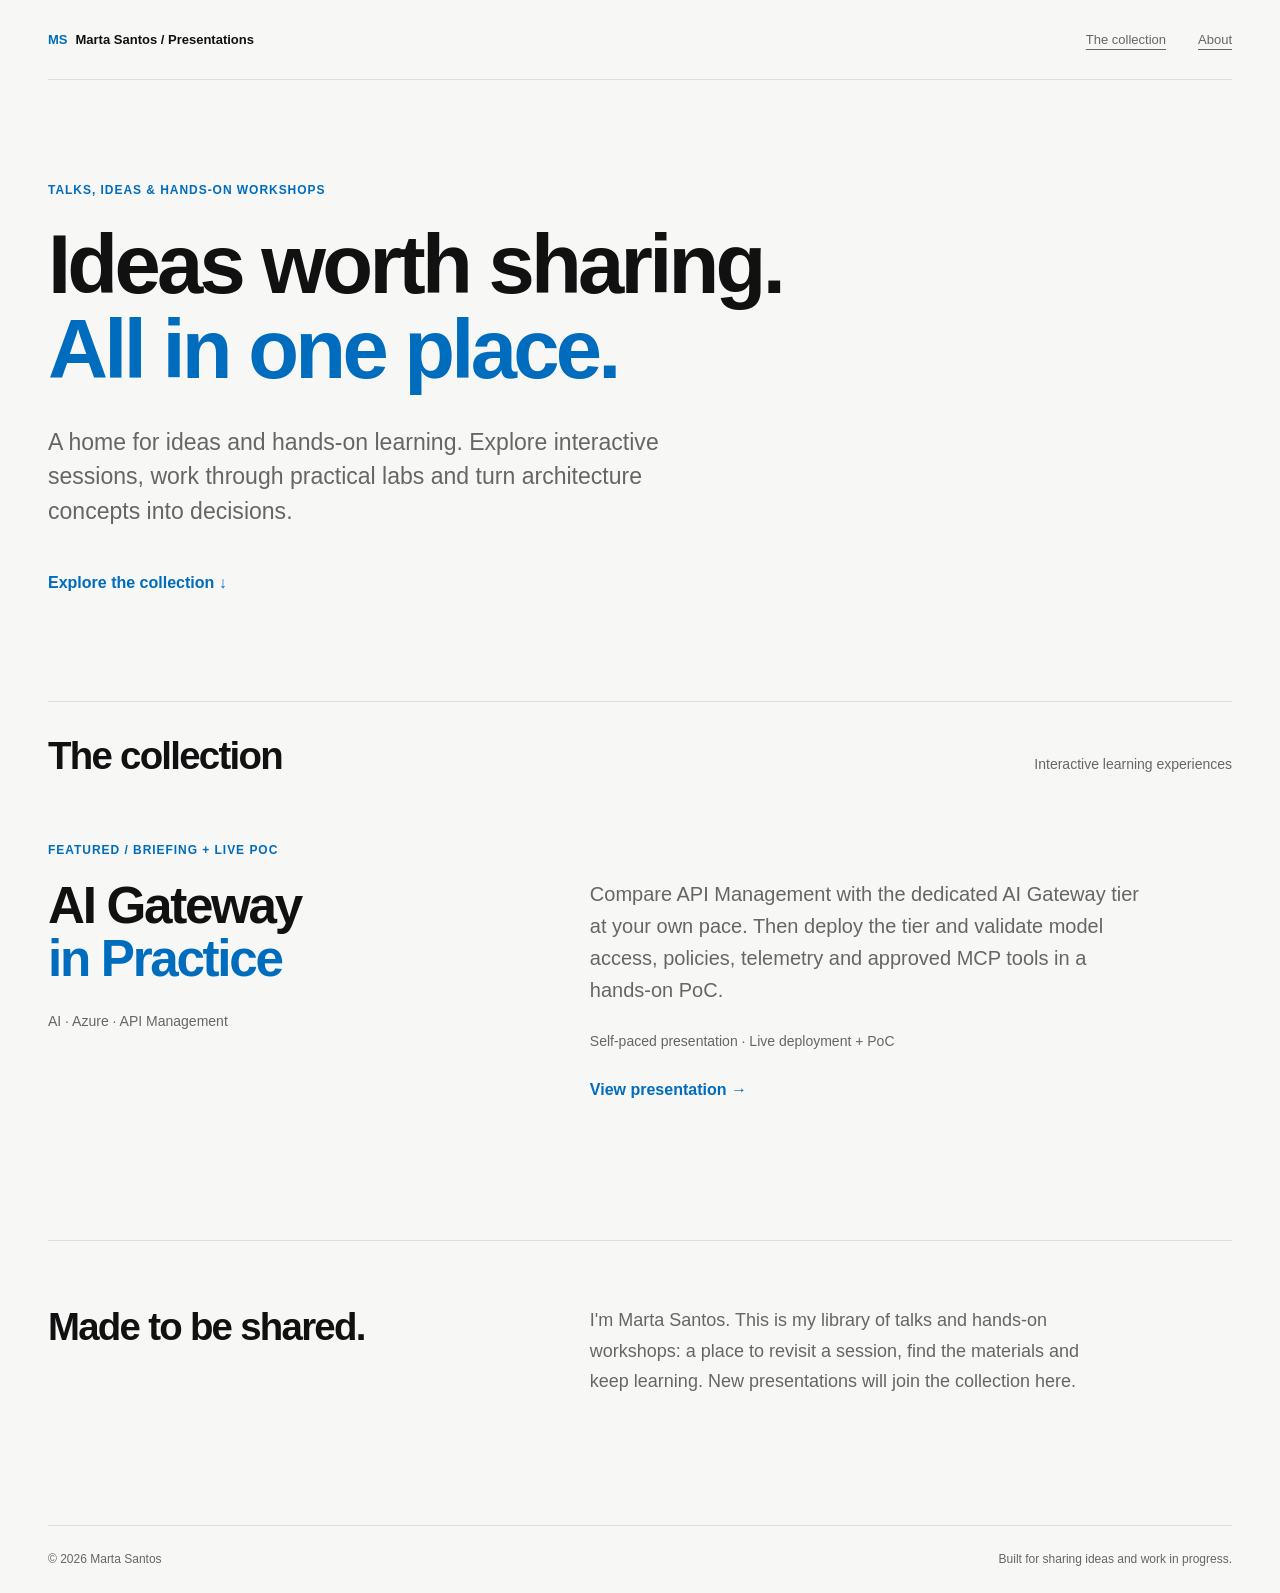
<file: index.html>
<!doctype html>
<html lang="en">
<head>
  <meta charset="utf-8">
  <meta name="viewport" content="width=device-width, initial-scale=1">
  <meta name="theme-color" content="#f7f7f5">
  <meta name="description" content="Interactive presentations and hands-on workshops by Marta Santos. Explore ideas, practical labs and architecture decisions.">
  <title>Presentations | Marta Santos</title>
  <link rel="stylesheet" href="assets/library.css?v=editorial-20261009">
</head>
<body>
  <a class="skip" href="#main">Skip to content</a>
  <header class="wrap">
    <a class="wordmark" href="./" aria-label="Marta Santos presentations home"><span class="mark" aria-hidden="true">MS</span>Marta Santos / Presentations</a>
    <nav aria-label="Main navigation"><a href="#presentations">The collection</a><a href="#about">About</a></nav>
  </header>
  <main id="main" class="wrap">
    <section class="hero" aria-labelledby="title">
      <p class="eyebrow">Talks, ideas &amp; hands-on workshops</p>
      <h1 id="title">Ideas worth sharing.<br><span>All in one place.</span></h1>
      <p class="intro">A home for ideas and hands-on learning. Explore interactive sessions, work through practical labs and turn architecture concepts into decisions.</p>
      <a class="text-link" href="#presentations">Explore the collection &darr;</a>
    </section>
    <section id="presentations" aria-labelledby="collection-title">
      <div class="section-head"><h2 id="collection-title">The collection</h2><p class="section-note">Interactive learning experiences</p></div>
      <div class="collection">
        <article class="presentation" aria-labelledby="gateway-title">
          <div class="presentation-heading">
            <p class="eyebrow">Featured / Briefing + live PoC</p>
            <h3 id="gateway-title"><a href="ai-gateway.html">AI Gateway<br><span>in Practice</span></a></h3>
            <p class="topics">AI &middot; Azure &middot; API Management</p>
          </div>
          <div class="presentation-details">
            <p class="description">Compare API Management with the dedicated AI Gateway tier at your own pace. Then deploy the tier and validate model access, policies, telemetry and approved MCP tools in a hands-on PoC.</p>
            <p class="meta">Self-paced presentation &middot; Live deployment + PoC</p>
            <a class="text-link" href="ai-gateway.html">View presentation &rarr;</a>
          </div>
        </article>
      </div>
    </section>
    <section id="about" class="about" aria-labelledby="about-title">
      <h2 id="about-title">Made to be shared.</h2>
      <p>I'm Marta Santos. This is my library of talks and hands-on workshops: a place to revisit a session, find the materials and keep learning. New presentations will join the collection here.</p>
    </section>
  </main>
  <footer class="wrap"><span>&copy; 2026 Marta Santos</span><span>Built for sharing ideas and work in progress.</span></footer>
</body>
</html>
</file>
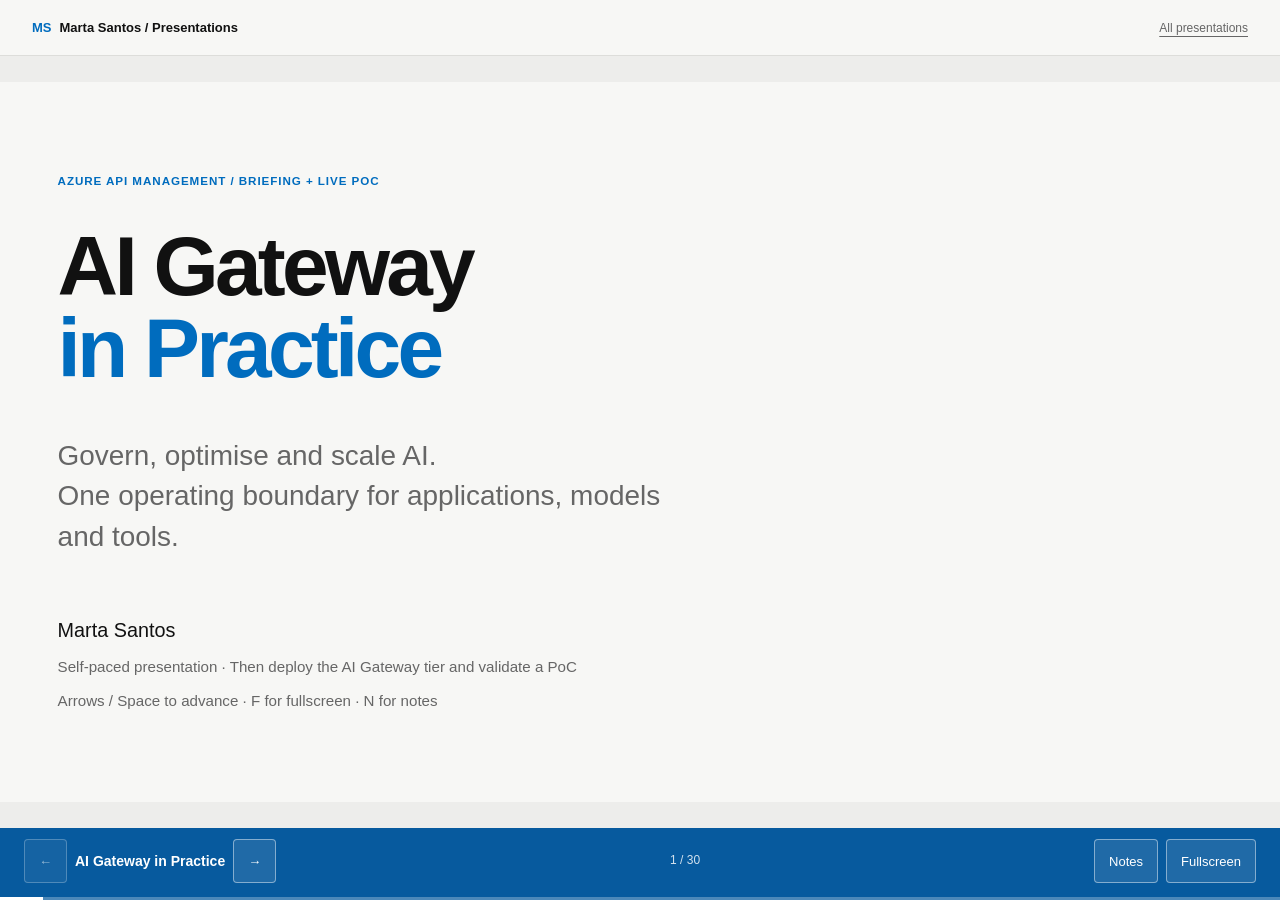
<file: ai-gateway.html>
<!doctype html>
<html lang="en">
<head>
  <meta charset="utf-8">
  <meta name="viewport" content="width=device-width, initial-scale=1">
  <meta name="theme-color" content="#f7f7f5">
  <meta name="description" content="AI Gateway in Practice: a customer-neutral web presentation on governed model access, consumption controls, resilience, caching, observability and MCP tools.">
  <title>AI Gateway in Practice | Marta Santos</title>
  <link rel="stylesheet" href="assets/ai-gateway.css?v=controls-blue-20261009">
  <script src="assets/ai-gateway.js?v=dynamic-slide-title-20261009" defer></script>
</head>
<body>
  <a class="skip" href="#deck">Skip to presentation</a>
  <header class="topbar">
    <a class="wordmark" href="./"><span class="mark" aria-hidden="true">MS</span><span>Marta Santos / Presentations</span></a>
    <a href="./" class="back">All presentations</a>
  </header>
  <main id="deck" aria-label="AI Gateway in Practice presentation">
    <noscript><p class="no-script">JavaScript is off: all slides are shown below in reading order. Enable it for slide navigation.</p></noscript>

    <section class="slide title-slide" id="title" aria-labelledby="title-heading" tabindex="-1">
      <div class="eyebrow">Azure API Management / Briefing + live PoC</div>
      <h1 id="title-heading">AI Gateway<br><span>in Practice</span></h1>
      <p class="subtitle">Govern, optimise and scale AI.<br>One operating boundary for applications, models and tools.</p>
      <p class="author">Marta Santos</p>
      <p class="hint">Self-paced presentation &middot; Then deploy the AI Gateway tier and validate a PoC</p>
      <p class="hint">Arrows / Space to advance &middot; F for fullscreen &middot; N for notes</p>
      <aside class="speaker-notes" hidden><strong>Speaker notes:</strong> Introduce the gateway as an operating model, not just another endpoint. Use arrow keys, Space or the navigation buttons to advance. Swipe on touch screens. Press F for fullscreen and N for notes.</aside>
    </section>

    <section class="slide" id="session-plan" aria-labelledby="session-heading" tabindex="-1">
      <div class="eyebrow">Part 1 / Session overview</div>
      <h2 id="session-heading">First understand the options.<br>Then build the dedicated tier.</h2>
      <div class="comparison">
        <article class="card"><span class="number">First / Understand</span><h3>Presentation + architecture</h3><p>API Management fundamentals, two AI gateway paths, the dedicated tier's runtime and preview constraints.</p></article>
        <article class="card accent-card"><span class="number">Then / Hands-on</span><h3>Deploy + prove the controls</h3><p>Create a gateway, onboard a model, issue keys, enforce limits, inspect telemetry and add an approved MCP tool.</p></article>
      </div>
      <p class="takeaway">We deploy the dedicated AI Gateway tier, not an existing general-purpose APIM instance.</p>
      <aside class="speaker-notes" hidden><strong>Speaker notes:</strong> Follow the session at the audience's pace. The introduction ends at the hands-on transition slide. Model resources and permissions must be ready; the gateway itself will be created live. Standard APIM extensions are optional and are not prerequisites.</aside>
    </section>

    <section class="slide" id="apim-basics" aria-labelledby="apim-heading" tabindex="-1">
      <div class="eyebrow">Part 1 / API Management fundamentals</div>
      <h2 id="apim-heading">API Management is more<br>than a reverse proxy.</h2>
      <div class="grid grid-3">
        <article class="card"><span class="number">Runtime</span><h3>API gateway</h3><p>Accept requests, validate credentials, route to backends, transform traffic, throttle and emit telemetry.</p></article>
        <article class="card"><span class="number">Configuration</span><h3>Management plane</h3><p>Publish APIs and operations; manage policies, products, subscriptions and API lifecycle.</p></article>
        <article class="card"><span class="number">Discovery</span><h3>Developer portal</h3><p>Help consumers discover APIs, read documentation and obtain access. Availability varies by tier.</p></article>
      </div>
      <p class="takeaway">Clients &rarr; managed API gateway &rarr; REST services, legacy backends or AI endpoints.</p>
      <p class="source"><a href="https://learn.microsoft.com/en-us/azure/api-management/api-management-key-concepts" target="_blank" rel="noreferrer">Source: API Management overview and key concepts &nearr;</a></p>
      <aside class="speaker-notes" hidden><strong>Speaker notes:</strong> Separate the data plane from the configuration plane. General-purpose APIM handles API lifecycle and mediation across heterogeneous backends. Products group APIs for consumers; subscriptions provide access keys, while JWT validation and other policies can enforce identity. Do not promise all features in every tier.</aside>
    </section>

    <section class="slide" id="apim-ai-capabilities" aria-labelledby="apim-ai-heading" tabindex="-1">
      <div class="eyebrow">Part 1 / API Management fundamentals continued</div>
      <h2 id="apim-ai-heading">Existing API Management<br>can govern AI traffic too.</h2>
      <div class="grid grid-3">
        <article class="card"><h3>Import AI APIs</h3><p>Publish supported language-model APIs, MCP endpoints and agent APIs alongside existing services.</p></article>
        <article class="card"><h3>Apply API policies</h3><p>Use XML policies for identity, token limits, transformations and telemetry. Import wizards simplify setup.</p></article>
        <article class="card"><h3>Extend the platform</h3><p>Supported configurations provide backend pools, circuit breakers and semantic caching with an external cache.</p></article>
      </div>
      <p class="takeaway">AI gateway capabilities extend the existing APIM gateway; they are not the dedicated AI Gateway tier.</p>
      <p class="source"><a href="https://learn.microsoft.com/en-us/azure/api-management/genai-gateway-capabilities" target="_blank" rel="noreferrer">Source: AI gateway capabilities in API Management &nearr;</a></p>
      <aside class="speaker-notes" hidden><strong>Speaker notes:</strong> AI gateway is also a capability name in established APIM tiers. Capability availability varies by tier, protocol and policy. Existing APIM includes a unified model API in preview; that alone does not make the instance the dedicated tier. Semantic caching requires an embeddings endpoint and an external compatible cache such as Azure Managed Redis with RediSearch support.</aside>
    </section>

    <section class="slide" id="two-paths" aria-labelledby="paths-heading" tabindex="-1">
      <div class="eyebrow">Part 1 / Two related but different paths</div>
      <h2 id="paths-heading">Same governance goal.<br>Different setup and policy models.</h2>
      <div class="comparison">
        <article class="card"><span class="number">General-purpose APIM</span><h3>An API platform with AI capabilities</h3><p>Configure APIs, operations and XML policies in the existing APIM management experience.</p><p>Choose capacity and features through the service tier.</p></article>
        <article class="card accent-card"><span class="number">Dedicated AI Gateway tier / Preview</span><h3>A model-and-tool-first experience</h3><p>Use a standalone portal, model catalog, runtime keys and visual policy cards.</p><p>No scale units to plan before onboarding models.</p></article>
      </div>
      <p class="takeaway">Do not copy an APIM XML policy into the dedicated tier and expect it to work.</p>
      <p class="source"><a href="https://learn.microsoft.com/en-us/azure/api-management/ai-gateway-overview" target="_blank" rel="noreferrer">Source: dedicated AI Gateway tier overview &nearr;</a></p>
      <aside class="speaker-notes" hidden><strong>Speaker notes:</strong> The dedicated tier is a dedicated resource in your subscription, not just a switch on an existing APIM API. Portal cards map to structured policy objects rather than XML expressions. Its preview workflow and guarantees differ from established APIM tiers.</aside>
    </section>

    <section class="slide" id="choose-path" aria-labelledby="choice-heading" tabindex="-1">
      <div class="eyebrow">Part 1 / Choosing the right starting point</div>
      <h2 id="choice-heading">Choose for your operating needs.<br>Not just the product name.</h2>
      <div class="grid grid-3">
        <article class="card"><h3>Extend existing APIM</h3><p>Consider this for broader API lifecycle, existing platform controls or tier-supported XML policies and extensions.</p></article>
        <article class="card accent-card"><h3>Try the dedicated tier</h3><p>Consider a fast model/tool-focused pilot when its supported controls and preview terms meet your needs.</p></article>
        <article class="card"><h3>Keep direct calls simple</h3><p>A single app and model without central governance needs may not require another gateway.</p></article>
      </div>
      <p class="takeaway">Today: a noncritical dedicated-tier PoC. Resilience pools and semantic caching remain standard APIM extensions.</p>
      <aside class="speaker-notes" hidden><strong>Speaker notes:</strong> This is a decision guide, not a claim of feature parity or a universal migration recommendation. Evaluate authentication, isolation, networking, telemetry, guarantees and operational ownership. We are not deploying a second general-purpose APIM instance today.</aside>
    </section>

    <section class="slide" id="tier-runtime" aria-labelledby="runtime-heading" tabindex="-1">
      <div class="eyebrow">Part 1 / Dedicated-tier essentials</div>
      <h2 id="runtime-heading">Three identities.<br>Do not confuse their credentials.</h2>
      <div class="grid grid-3">
        <article class="card"><span class="number">Administrator</span><h3>Microsoft Entra ID</h3><p>Sign in at ai.gateway.azure.com and manage resources using your permissions.</p></article>
        <article class="card"><span class="number">Application</span><h3>Runtime access key</h3><p>Send the gateway key in the <code>api-key</code> header. Issue a separate key per app and environment.</p></article>
        <article class="card"><span class="number">Gateway to backend</span><h3>Managed identity or provider key</h3><p>Configure backend authentication at the gateway. Applications do not receive provider credentials.</p></article>
      </div>
      <p class="callout warning">Preview runtime keys are gateway-scoped: every key reaches all published models and tools. Separate keys do not create per-asset permissions.</p>
      <aside class="speaker-notes" hidden><strong>Speaker notes:</strong> Explain that management-plane Entra sign-in is not application runtime authentication. The overview documents gateway-scoped keys with no per-asset scoping yet. Use a gateway isolation boundary appropriate to the pilot and treat all runtime keys as secrets.</aside>
    </section>

    <section class="slide" id="tier-policies" aria-labelledby="policies-heading" tabindex="-1">
      <div class="eyebrow">Part 1 / Dedicated-tier controls</div>
      <h2 id="policies-heading">Choose a policy card.<br>Select assets. Configure. Enforce.</h2>
      <div class="grid grid-2">
        <article class="card"><h3>Token rate limit / Models</h3><p>Control token throughput using supported windows and counting dimensions. A blocked call returns 429.</p></article>
        <article class="card"><h3>Request rate limit / Models + tools</h3><p>Control request volume per caller identity or IP address. A blocked call returns 429.</p></article>
        <article class="card"><h3>IP filter / Models + tools</h3><p>Allow or deny client network ranges. A blocked call returns 403.</p></article>
        <article class="card"><h3>Content safety / Models + tools</h3><p>Configure safety checks with an Azure AI Content Safety resource. A blocked call returns 400.</p></article>
      </div>
      <p class="source"><a href="https://learn.microsoft.com/en-us/azure/api-management/ai-gateway-govern-secure-assets" target="_blank" rel="noreferrer">Source: policy scope, enforcement and runtime keys &nearr;</a></p>
      <aside class="speaker-notes" hidden><strong>Speaker notes:</strong> Policies are configured with Type, Assets and Configure steps; no XML is required. Every applicable policy must allow the request. The governance guide describes token counting windows and dimensions; use the options actually available in the preview portal. Limits are operating controls, not authoritative billing. Honour Retry-After on 429 responses. Content safety needs its own resource and calibration, so it is optional in this PoC.</aside>
    </section>

    <section class="slide" id="tier-preview" aria-labelledby="preview-heading" tabindex="-1">
      <div class="eyebrow">Part 1 / Preview constraints / Documentation checked 9 October 2026</div>
      <h2 id="preview-heading">A fast pilot.<br>With explicit boundaries.</h2>
      <div class="grid grid-3">
        <article class="card"><h3>Where</h3><p>Documented preview regions: East US 2 and Sweden Central. Subscription access and capacity can vary.</p></article>
        <article class="card"><h3>Guarantees + cost</h3><p>Public preview has no SLA. Gateway pricing will be announced; models and related resources may incur charges.</p></article>
        <article class="card"><h3>Networking + data</h3><p>Private Link and outbound VNet integration are in preview. Assess the entire backend and telemetry data path.</p></article>
      </div>
      <p class="takeaway">Use approved synthetic prompts, a noncritical workload, a spend boundary and a rollback plan.</p>
      <p class="source"><a href="https://learn.microsoft.com/en-us/azure/api-management/ai-gateway-overview" target="_blank" rel="noreferrer">Source: preview availability, pricing and guarantees &nearr;</a></p>
      <aside class="speaker-notes" hidden><strong>Speaker notes:</strong> These are a dated documentation snapshot, not enduring promises. Recheck before running the session. Do not call preview free: related resources can charge and the gateway business model is not yet announced. Configure private networking as a separate prerequisite if the pilot requires it; do not improvise DNS or network changes during the basic deployment.</aside>
    </section>

    <section class="slide" id="journey" aria-labelledby="journey-heading" tabindex="-1">
      <div class="eyebrow">Part 1 / Architecture + PoC design</div>
      <h2 id="journey-heading">One governed boundary.<br>Six practical steps.</h2>
      <div class="grid grid-3">
        <article class="card"><span class="number">01</span><h3>Centralise</h3><p>Route applications through one gateway endpoint.</p></article>
        <article class="card"><span class="number">02</span><h3>Control</h3><p>Apply access, token and request guardrails.</p></article>
        <article class="card"><span class="number">03 / APIM extension</span><h3>Resilience</h3><p>Discuss backend pools in a supported standard APIM tier.</p></article>
        <article class="card"><span class="number">04 / APIM extension</span><h3>Optimise</h3><p>Discuss semantic caching in a supported standard APIM tier.</p></article>
        <article class="card"><span class="number">05</span><h3>Observe</h3><p>Measure tokens, latency and consumer behaviour.</p></article>
        <article class="card"><span class="number">06</span><h3>Govern tools</h3><p>Publish approved MCP tools for agents.</p></article>
      </div>
      <aside class="speaker-notes" hidden><strong>Speaker notes:</strong> Connect the operating problems to the request flow and architecture. Core dedicated-tier validation covers model access, limits, telemetry and an approved MCP tool. Backend pools and semantic caching are separately labelled standard APIM extensions, not dedicated-tier guarantees. This deck makes no Azure calls.</aside>
    </section>

    <section class="slide" id="why-gateway" aria-labelledby="why-heading" tabindex="-1">
      <div class="eyebrow">The operational problem</div>
      <h2 id="why-heading">AI access is easy.<br>Operating it responsibly is harder.</h2>
      <div class="grid grid-3">
        <article class="card"><h3>Cost + accountability</h3><p>Quotas, caching, visibility and team-level attribution.</p></article>
        <article class="card"><h3>Capacity + continuity</h3><p>Multiple endpoints, load balancing and regional fallback.</p></article>
        <article class="card"><h3>Central governance</h3><p>Common access, security and lifecycle controls.</p></article>
        <article class="card"><h3>Model access</h3><p>Remove direct provider credentials from applications.</p></article>
        <article class="card"><h3>Observability</h3><p>Understand token usage and latency across workloads.</p></article>
        <article class="card"><h3>Agent tools</h3><p>Control and reuse approved MCP servers and APIs.</p></article>
      </div>
      <p class="takeaway">Every demo should answer an operating problem, not just show a feature.</p>
      <aside class="speaker-notes" hidden><strong>Speaker notes:</strong> Ask which problem matters most to the audience. Keep examples generic and do not disclose customer environments, identities or workload data.</aside>
    </section>

    <section class="slide" id="operating-model" aria-labelledby="model-heading" tabindex="-1">
      <div class="eyebrow">The operating model</div>
      <h2 id="model-heading">Integrate once.<br>Govern centrally.</h2>
      <div class="split">
        <ul class="key-points">
          <li>One endpoint for approved models and tools.</li>
          <li>Authenticate callers and evaluate policies before routing.</li>
          <li>Keep backend credentials with the platform.</li>
          <li>Use telemetry to make operating decisions.</li>
        </ul>
        <div class="statement"><span class="number">One boundary</span><p>Identity<br>Policies<br>Routing<br>Telemetry</p></div>
      </div>
      <p class="takeaway">Evaluate the dedicated AI Gateway tier and supported API Management capabilities separately.</p>
      <aside class="speaker-notes" hidden><strong>Speaker notes:</strong> The source workshop explores a dedicated preview tier. Capability availability is not interchangeable across tiers. Verify current authentication, model and tool support before provisioning. Avoid turning a preview exploration into a production commitment.</aside>
    </section>

    <section class="slide" id="request-flow" aria-labelledby="flow-heading" tabindex="-1">
      <div class="eyebrow">What happens on every request</div>
      <h2 id="flow-heading">The gateway becomes<br>the runtime boundary.</h2>
      <ol class="flow">
        <li><span class="number">01</span><h3>Call gateway</h3><p>One endpoint</p></li>
        <li><span class="number">02</span><h3>Authenticate</h3><p>Trusted consumer identity</p></li>
        <li><span class="number">03</span><h3>Evaluate policy</h3><p>Access + consumption guardrails</p></li>
        <li><span class="number">04</span><h3>Route</h3><p>Approved model or tool</p></li>
        <li><span class="number">05</span><h3>Observe</h3><p>Tokens + latency + outcomes</p></li>
      </ol>
      <p class="takeaway">Applications integrate once. Platform teams manage keys, policies, models and tools.</p>
      <aside class="speaker-notes" hidden><strong>Speaker notes:</strong> Dedicated tier: validate api-key, evaluate policies for the target asset, select a model by exact model name or a tool by name, call the backend with gateway-held credentials, return the response and emit telemetry. Do not rely on an untrusted caller-supplied label for access control.</aside>
    </section>

    <section class="slide" id="architecture" aria-labelledby="architecture-heading" tabindex="-1">
      <div class="eyebrow">Target architecture</div>
      <h2 id="architecture-heading">One gateway in front of<br>models and governed tools.</h2>
      <div class="diagram">
        <svg viewBox="0 0 1000 320" role="img" aria-labelledby="architecture-svg-title architecture-svg-description">
          <title id="architecture-svg-title">Governed AI gateway architecture</title>
          <desc id="architecture-svg-description">Applications and agents call an AI gateway with identity, policies, routing and telemetry. The gateway routes to primary and secondary model deployments or an approved MCP tool endpoint.</desc>
          <defs><marker id="arrow" viewBox="0 0 10 10" refX="9" refY="5" markerWidth="8" markerHeight="8" orient="auto-start-reverse"><path d="M 0 0 L 10 5 L 0 10 z" fill="#174e48"/></marker></defs>
          <g fill="none" stroke="#174e48" stroke-width="3" marker-end="url(#arrow)">
            <path d="M 230 160 H 340"/><path d="M 640 160 H 685 V 55 H 750"/><path d="M 640 160 H 750"/><path d="M 640 160 H 685 V 265 H 750"/>
          </g>
          <rect x="10" y="100" width="220" height="120" rx="8" fill="#e5ecdf" stroke="#bdc9bd"/>
          <rect x="340" y="55" width="300" height="210" rx="8" fill="#174e48"/>
          <g fill="#e5ecdf" stroke="#bdc9bd"><rect x="750" y="10" width="240" height="90" rx="8"/><rect x="750" y="115" width="240" height="90" rx="8"/><rect x="750" y="220" width="240" height="90" rx="8"/></g>
          <g text-anchor="middle" font-family="system-ui, sans-serif" font-size="21" fill="#172522">
            <text x="120" y="149">Applications</text><text x="120" y="181">+ agents</text>
            <text x="870" y="49">Primary model</text><text x="870" y="77">deployment</text>
            <text x="870" y="154">Secondary model</text><text x="870" y="182">deployment</text>
            <text x="870" y="260">Approved MCP</text><text x="870" y="288">tools / APIs</text>
          </g>
          <g text-anchor="middle" font-family="system-ui, sans-serif"><text x="490" y="105" font-size="29" fill="#c9f36b">AI GATEWAY</text><text x="490" y="149" font-size="22" fill="white">Identity + policies</text><text x="490" y="188" font-size="22" fill="white">Routing + telemetry</text><text x="490" y="230" font-size="17" fill="#d8e6da">Provider credentials stay here</text></g>
        </svg>
        <div class="architecture-mobile">
          <p>Applications + agents<br>&darr; Gateway endpoint</p>
          <p class="gateway-boundary"><strong>AI gateway</strong><br>Identity + policies<br>Routing + telemetry<br>Provider credentials stay here</p>
          <p>&darr; Approved backends<br>Primary model deployment<br>Secondary model deployment<br>Approved MCP tools / APIs</p>
        </div>
      </div>
      <p class="takeaway">The application endpoint stays stable while platform configuration evolves.</p>
      <aside class="speaker-notes" hidden><strong>Speaker notes:</strong> This is a logical architecture, not a guarantee that every capability is available in every tier. Assess model, gateway, cache and telemetry locations as one data path. Tools need their own authorisation and approval process.</aside>
    </section>

    <section class="slide" id="schedule" aria-labelledby="schedule-heading" tabindex="-1">
      <div class="eyebrow">Part 2 / From presentation to hands-on</div>
      <h2 id="schedule-heading">Now we deploy.<br>Then we prove the PoC.</h2>
      <div class="split">
        <ol class="session-steps">
          <li><span>01</span>Validate prerequisites + deploy</li>
          <li><span>02</span>Validate governed model access</li>
          <li><span>03</span>Enforce policy + isolate counters</li>
          <li><span>04</span>Inspect token telemetry</li>
          <li><span>05</span>Publish one approved MCP tool</li>
          <li><span>06</span>Accept PoC + cleanup decisions</li>
        </ol>
        <div class="statement"><h3>Create the gateway live.</h3><p>Prepare model capacity and permissions beforehand. Deploy and configure the gateway together.</p><p class="small">Move through each step at your own pace. Complete its validation before continuing.</p></div>
      </div>
      <aside class="speaker-notes" hidden><strong>Speaker notes:</strong> Switch to the standalone AI Gateway tier portal when ready. Adjust for audience and access readiness. Only the gateway is created live; pre-existing model deployments, credentials, required roles, a safe tool backend and telemetry access should already be approved.</aside>
    </section>

    <section class="slide" id="poc-prerequisites" aria-labelledby="prerequisites-heading" tabindex="-1">
      <div class="eyebrow">Part 2 / Deployment checklist</div>
      <h2 id="prerequisites-heading">Before clicking Create,<br>check access and capacity.</h2>
      <div class="grid grid-3">
        <article class="card"><h3>Azure + Entra</h3><p>Entra sign-in, subscription access and resource-group creation rights, such as Contributor.</p></article>
        <article class="card"><h3>Approved model</h3><p>A deployed supported chat model with usable capacity. Use a dedicated lab account if importing from Foundry.</p></article>
        <article class="card"><h3>Backend authentication</h3><p>Provider key or managed identity. Role assignment rights are needed for managed-identity onboarding.</p></article>
        <article class="card"><h3>Client + secrets</h3><p>PowerShell, curl or an OpenAI SDK. Keep real keys out of slides, repositories and screen recordings.</p></article>
        <article class="card"><h3>Telemetry + tools</h3><p>An approved telemetry destination and safe OpenAPI or remote MCP backend for the tool exercise.</p></article>
        <article class="card"><h3>Scope + cost</h3><p>Approved region, synthetic inputs, spend boundary, owner and cleanup plan. Check preview access.</p></article>
      </div>
      <aside class="speaker-notes" hidden><strong>Speaker notes:</strong> Contributor alone does not necessarily allow role assignments on model resources. Confirm the necessary permissions with the resource owner. A Foundry account import selects all deployments in each chosen account, not just one model; use a dedicated lab account and inspect the imported inventory. If a prerequisite fails, resolve it before deployment rather than bypassing the control.</aside>
    </section>

    <section class="slide" id="poc-create-list" aria-labelledby="create-list-heading" tabindex="-1">
      <div class="eyebrow">Part 2 / Exactly what to create</div>
      <h2 id="create-list-heading">Pre-create five things.<br>Create four live.</h2>
      <div class="split">
        <div>
          <h3>Before the session</h3>
          <ol class="tasks"><li><strong>Resource group</strong> for the lab, tagged with owner and expiry.</li><li><strong>Foundry account + one chat model deployment</strong> with quota, in a dedicated lab account.</li><li><strong>Backend credential:</strong> provider key in an approved secret store, or managed identity with a role.</li><li><strong>Application Insights</strong> (or approved OpenTelemetry destination).</li><li><strong>Safe tool backend:</strong> remote MCP server or OpenAPI definition with synthetic data.</li></ol>
        </div>
        <div>
          <h3>Live in the portal</h3>
          <ol class="tasks"><li><strong>AI Gateway</strong> instance; copy the runtime endpoint.</li><li><strong>Runtime keys</strong> for app-a and app-b.</li><li><strong>Rate-limit policy</strong> counted by caller identity.</li><li><strong>MCP server</strong> publishing one approved tool.</li></ol>
          <p class="small">Locally: <a href="ai-gateway-lab.ipynb">ai-gateway-lab.ipynb</a> drives every validation.</p>
        </div>
      </div>
      <p class="takeaway">Delete the resource group at the end to clean up everything.</p>
      <aside class="speaker-notes" hidden><strong>Speaker notes:</strong> Everything in the left column should exist and be verified before the session. The notebook asks for the gateway base URL, model name, two runtime keys and the tool endpoint, and keeps secrets out of the file by prompting for them. Do not commit an executed notebook with outputs.</aside>
    </section>

    <section class="slide" id="deploy-tier" aria-labelledby="deploy-heading" tabindex="-1">
      <div class="eyebrow">Part 2 / Create the dedicated tier</div>
      <h2 id="deploy-heading">Standalone portal.<br>One new gateway resource.</h2>
      <ol class="tasks"><li>Sign in to <a href="https://ai.gateway.azure.com" target="_blank" rel="noreferrer">ai.gateway.azure.com</a> using Microsoft Entra ID.</li><li>Select <strong>Create gateway</strong>; choose name, subscription and supported preview region.</li><li>Set the resource group under <strong>Advanced</strong> if needed; select <strong>Create</strong>.</li><li>Wait for activation and record the exact runtime endpoint from the overview.</li></ol>
      <p class="takeaway">Continue when the gateway is active and the runtime endpoint is available.</p>
      <p class="source"><a href="https://learn.microsoft.com/en-us/azure/api-management/quickstart-ai-gateway-create" target="_blank" rel="noreferrer">Source: create an AI Gateway tier instance &nearr;</a></p>
      <aside class="speaker-notes" hidden><strong>Speaker notes:</strong> This is the dedicated tier's standalone portal, not the Azure portal's standard APIM API import workflow. Regions documented on 9 October 2026 are East US 2 and Sweden Central. No scale units are chosen. For approved automation, the documented management API version is 2026-05-01-preview; runtime calls use the gateway hostname, not Azure Resource Manager. Do not provision actual Azure resources from this public website.</aside>
    </section>

    <section class="slide" id="onboard-model" aria-labelledby="onboard-heading" tabindex="-1">
      <div class="eyebrow">Part 2 / Models + runtime keys</div>
      <h2 id="onboard-heading">Register the model.<br>Give the application a gateway key.</h2>
      <ol class="tasks"><li>Use <strong>Configure your gateway / Get started</strong> to discover Foundry accounts, or add a custom model.</li><li>Choose backend key-based or managed-identity authentication; resolve verification warnings.</li><li>Inspect imported models and record the exact, unique gateway model name.</li><li>Use <strong>Keys / Create API key</strong> for one application and environment; store the key securely.</li></ol>
      <p class="callout warning">Foundry selection is per account: all its deployments are imported. Runtime keys grant access to every published model and tool.</p>
      <aside class="speaker-notes" hidden><strong>Speaker notes:</strong> Verify the published asset list before issuing access. The managed-identity import wizard can enable a system-assigned identity and assign Foundry User on selected accounts when you have sufficient permissions. A failed account verification can be skipped while other imports proceed, so check results rather than assuming everything succeeded. The Discover playground uses a built-in key; create an app-specific runtime key for the PoC client.</aside>
    </section>

    <section class="slide" id="first-call" aria-labelledby="call-heading" tabindex="-1">
      <div class="eyebrow">Part 2 / First model call / PowerShell example</div>
      <h2 id="call-heading">Change the endpoint.<br>Keep provider keys out of the client.</h2>
      <pre><code>$body = @{
  model = $env:AI_GATEWAY_MODEL
  messages = @(@{ role = "user"; content = "Explain an AI gateway briefly." })
} | ConvertTo-Json -Depth 4

Invoke-RestMethod -Method Post `
  -Uri "$($env:AI_GATEWAY_BASE_URL.TrimEnd('/'))/chat/completions" `
  -Headers @{ "api-key" = $env:AI_GATEWAY_API_KEY } `
  -ContentType "application/json" -Body $body</code></pre>
      <p class="takeaway">Set the three environment variables locally. Copy the exact OpenAI-compatible base URL from the gateway; use the registered model name.</p>
      <aside class="speaker-notes" hidden><strong>Speaker notes:</strong> Run in a local terminal, not this webpage. AI_GATEWAY_BASE_URL is the full model base URL, for example https://&lt;gateway&gt;.azure-api.net/default/models/openai/v1. AI_GATEWAY_MODEL is the exact published model name. AI_GATEWAY_API_KEY is the app runtime key loaded from an approved secret store. This example is for a non-streaming OpenAI-compatible chat model, not Anthropic Messages API passthrough. Check a 200 response with choices/message/content; invalid key should fail with 401, a wrong model name should not silently route elsewhere. Do not log keys or sensitive response payloads.</aside>
    </section>

    <section class="slide" id="lab-1" aria-labelledby="lab-1-heading" tabindex="-1">
      <div class="eyebrow">Core PoC / Lab 1 / Governed access</div>
      <h2 id="lab-1-heading">Put the gateway in control.</h2>
      <div class="comparison">
        <div class="card"><span class="number">Before</span><p>Application &rarr; provider &rarr; model</p><p class="small">The application handles provider endpoints and credentials.</p></div>
        <div class="card accent-card"><span class="number">After</span><p>Application &rarr; gateway &rarr; model</p><p class="small">The gateway owns backend credentials and policy.</p></div>
      </div>
      <ol class="tasks"><li>Add a Foundry or custom model supported by your gateway.</li><li>Configure runtime access using the supported authentication method.</li><li>Call the model through the gateway.</li><li>Confirm the application never handles provider credentials.</li></ol>
      <p class="takeaway">Success: same model response, new governed path.</p>
      <aside class="speaker-notes" hidden><strong>Speaker notes:</strong> Compare the direct integration with the governed path. For a runtime-key-based deployment, create a lab access key. Never expose credentials in browser content, logs or public examples.</aside>
    </section>

    <section class="slide" id="lab-2" aria-labelledby="lab-2-heading" tabindex="-1">
      <div class="eyebrow">Core PoC / Lab 2 / Policy enforcement</div>
      <h2 id="lab-2-heading">Control consumption<br>by consumer.</h2>
      <div class="split">
        <ol class="tasks"><li>Create separate runtime keys for app-a and app-b.</li><li>Use <strong>Policies / Add policy</strong>; select a model and a small request or token limit.</li><li>Count by <strong>caller identity</strong>; send requests with app-a until blocked.</li><li>Repeat with app-b's key and inspect its independent allowance.</li></ol>
        <div class="statement"><h3>Observe enforcement</h3><p>Allowed request &rarr; success<br>Rate-limited request &rarr; 429</p><p class="small">Honour Retry-After. Use caller identity, not IP counting, for the two-application test.</p></div>
      </div>
      <p class="takeaway">Success: one consumer's exhausted allowance does not consume another's.</p>
      <aside class="speaker-notes" hidden><strong>Speaker notes:</strong> Dedicated-tier policy cards use Type, Assets and Configure. Request and token rate-limit blocks return 429. Confirm which control rejected the call; backend throttling can also return 429. One key per application plus caller-identity counting demonstrates isolation of counters, not per-model authorisation. Runtime keys remain gateway-scoped. If the portal's preview options differ, inspect current documentation and record the discrepancy.</aside>
    </section>

    <section class="slide" id="lab-5" aria-labelledby="lab-5-heading" tabindex="-1">
      <div class="eyebrow">Core PoC / Lab 5 / Telemetry</div>
      <h2 id="lab-5-heading">Make consumption visible.<br>Then make decisions.</h2>
      <div class="grid grid-3">
        <article class="card"><span class="number">Measure</span><h3>Tokens + performance</h3><p>Prompt, completion and total tokens. Latency and request outcomes.</p></article>
        <article class="card"><span class="number">Attribute</span><h3>Workload accountability</h3><p>Application, environment and workload dimensions.</p></article>
        <article class="card accent-card"><span class="number">Act</span><h3>Evidence-led policy</h3><p>Adjust quotas, architecture and cache policy based on observed behaviour.</p></article>
      </div>
      <p class="sequence">Measure &rarr; understand &rarr; define policy &rarr; enforce &rarr; measure again</p>
      <p class="callout warning">Review logging before capturing traffic. Prompts, responses and tool payloads may contain sensitive information.</p>
      <aside class="speaker-notes" hidden><strong>Speaker notes:</strong> Configure Application Insights in the subscription or another approved OpenTelemetry destination using the gateway's monitoring configuration. Dedicated-tier telemetry uses OpenTelemetry GenAI conventions, including gen_ai.* fields. Generate successful and rejected traffic, inspect supported token and latency fields and correlate the caller. Do not assume prompts are safe to log. Policy counters are not a replacement for provider billing or Azure Cost Management.</aside>
    </section>

    <section class="slide" id="lab-6" aria-labelledby="lab-6-heading" tabindex="-1">
      <div class="eyebrow">Core PoC / Lab 6 / Approved MCP tool</div>
      <h2 id="lab-6-heading">Give agents approved tools.<br>Not unrestricted APIs.</h2>
      <ol class="tasks large-tasks"><li><strong>Choose a safe source.</strong> Use an approved remote MCP server or OpenAPI definition.</li><li><strong>Create the MCP server.</strong> Configure backend authentication and review its tool inventory.</li><li><strong>Connect an MCP client.</strong> Use the gateway's toolserver endpoint and runtime key; list tools and call one.</li><li><strong>Inspect telemetry.</strong> Validate the allowed operation and inspect policy and tool-call outcomes.</li></ol>
      <p class="takeaway">Success: controlled access, a deliberate tool inventory, and clear ownership.</p>
      <aside class="speaker-notes" hidden><strong>Speaker notes:</strong> The dedicated tier supports remote MCP backends, OpenAPI definitions and built-in connectors; use one already approved source for this PoC. The endpoint follows .../toolservers/&lt;server-name&gt;/mcp; copy its exact URL from the portal. Backend authentication options include None, API Key, OAuth 2.0 and Managed identity as applicable. Restrict the source API or server before exposing it; do not assume keys provide per-tool scoping. Apply request rate limits to tools; token rate limits apply to models. Record who owns approval and lifecycle.</aside>
    </section>

    <section class="slide" id="poc-acceptance" aria-labelledby="acceptance-heading" tabindex="-1">
      <div class="eyebrow">Part 2 / Evidence + closeout</div>
      <h2 id="acceptance-heading">A successful PoC has evidence.<br>Not just a working demo.</h2>
      <div class="grid grid-3">
        <article class="card"><h3>Governed access</h3><p>A real model call succeeds via the gateway. An invalid runtime key is rejected. No provider key is in the client.</p></article>
        <article class="card"><h3>Control + attribution</h3><p>Limits reject excess traffic; app keys have independent counters. Token and latency telemetry is visible.</p></article>
        <article class="card"><h3>Tool + closeout</h3><p>An approved MCP operation succeeds. Record gaps, owner and rollback; revoke lab keys and clean up approved lab resources.</p></article>
      </div>
      <p class="takeaway">Capture sanitised results, not secrets. Decide whether to proceed, change the design or stop.</p>
      <aside class="speaker-notes" hidden><strong>Speaker notes:</strong> Record response status, policy identity and timestamps; confirm rate-limit errors originate from the intended control rather than only from the backend. Check the telemetry destination, model/tool inventory and gateway-wide key scope. Do not delete shared model, telemetry or tool resources: clean up only resources explicitly created for this pilot and approved for removal. A failed criterion is a reported gap, not a passed PoC. No production migration is implied.</aside>
    </section>

    <section class="slide" id="lab-3" aria-labelledby="lab-3-heading" tabindex="-1">
      <div class="eyebrow">Optional extension / Standard APIM / Not the dedicated-tier PoC</div>
      <h2 id="lab-3-heading">Backend capacity changes.<br>The client endpoint does not.</h2>
      <div class="flow route-flow">
        <div><h3>Application</h3><p>Same gateway URL</p></div>
        <div><h3>Standard APIM</h3><p>Backend pool + routing strategy + circuit breaker</p></div>
        <div><h3>Deployments</h3><p>Primary capacity<br>Secondary / alternate capacity</p></div>
      </div>
      <p class="sequence">Create two backends &rarr; build a pool &rarr; route the API &rarr; simulate a failure &rarr; inspect recovery</p>
      <p class="takeaway">Requires a separately configured, supported standard APIM tier. Not deployed in today's core PoC.</p>
      <p class="source"><a href="https://learn.microsoft.com/en-us/azure/api-management/genai-gateway-capabilities" target="_blank" rel="noreferrer">Source: standard APIM AI capabilities &nearr;</a></p>
      <aside class="speaker-notes" hidden><strong>Speaker notes:</strong> Skip this extension unless a separate standard APIM instance and model backends are already prepared and in scope. The dedicated-tier overview does not establish support for this backend-pool workflow. In standard APIM, verify tier support and choose round-robin, weighted or priority routing; test only in a noncritical environment. Consider retry safety, data residency and remaining capacity.</aside>
    </section>

    <section class="slide" id="lab-4" aria-labelledby="lab-4-heading" tabindex="-1">
      <div class="eyebrow">Optional extension / Standard APIM / Not the dedicated-tier PoC</div>
      <h2 id="lab-4-heading">Avoid paying for<br>the same intent twice.</h2>
      <div class="grid grid-3">
        <article class="card"><span class="number">Lookup</span><h3>Prompt + similarity</h3><p>Look for an appropriate cached response using embeddings.</p></article>
        <article class="card accent-card"><span class="number">Hit</span><h3>Return cached response</h3><p>Avoid another model call when reuse is safe.</p></article>
        <article class="card"><span class="number">Miss</span><h3>Call model + store</h3><p>Generate a response and cache it where appropriate.</p></article>
      </div>
      <p class="sequence">Standard APIM + embeddings endpoint + compatible external cache. Not established as a dedicated-tier capability by the cited overview.</p>
      <p class="callout warning">Similarity is not correctness. Discuss threshold, TTL and partitioning; cached results can be stale, unsafe or wrong for another context.</p>
      <aside class="speaker-notes" hidden><strong>Speaker notes:</strong> Optional standard APIM exercise only. Configure llm-semantic-cache-lookup and llm-semantic-cache-store policies with an embeddings endpoint and an onboarded RediSearch-compatible external cache, such as Azure Managed Redis. Check policy/tier support. Compare repeatable, nonsensitive prompts, latency, calls and quality. Do not reuse sensitive responses across access boundaries.</aside>
    </section>

    <section class="slide" id="pilot-guardrails" aria-labelledby="guardrails-heading" tabindex="-1">
      <div class="eyebrow">Preview guardrails / Decision point</div>
      <h2 id="guardrails-heading">Explore capabilities.<br>Do not promise production readiness.</h2>
      <div class="grid grid-3">
        <article class="card"><h3>Preview status</h3><p>Features, APIs, limits and pricing can change.</p></article>
        <article class="card"><h3>Service guarantees</h3><p>Verify SLA terms; do not assume preview has production guarantees.</p></article>
        <article class="card"><h3>Regional availability</h3><p>Check current support for your tier and target region.</p></article>
        <article class="card"><h3>Data residency</h3><p>Assess the full model, gateway, cache and telemetry path.</p></article>
        <article class="card"><h3>Networking</h3><p>Verify inbound private access and outbound network integration.</p></article>
        <article class="card"><h3>Pilot posture</h3><p>Start with a noncritical workload and a rollback plan.</p></article>
      </div>
      <p class="source"><a href="https://learn.microsoft.com/azure/api-management/ai-gateway-overview" target="_blank" rel="noreferrer">Verify current capabilities in Microsoft documentation &nearr;</a></p>
      <aside class="speaker-notes" hidden><strong>Speaker notes:</strong> The source workshop discusses preview capabilities. Do not treat historical region lists or networking statements as current commitments. Verify current official documentation and commercial terms before adoption.</aside>
    </section>

    <section class="slide" id="decisions" aria-labelledby="decisions-heading" tabindex="-1">
      <div class="eyebrow">Group exercise / Decision canvas</div>
      <h2 id="decisions-heading">Turn the labs into<br>operating-model choices.</h2>
      <div class="grid grid-3">
        <article class="card"><h3>Identity</h3><p>What identifies a consumer: application, user, workload or environment?</p></article>
        <article class="card"><h3>Consumption</h3><p>Where should token and request limits apply?</p></article>
        <article class="card"><h3>Capacity</h3><p>What happens when the preferred deployment cannot respond?</p></article>
        <article class="card"><h3>Accountability</h3><p>Which dimensions support useful showback or chargeback?</p></article>
        <article class="card"><h3>Tools</h3><p>Who approves MCP tools and owns their lifecycle?</p></article>
        <article class="card"><h3>Pilot</h3><p>Which noncritical workload should go first?</p></article>
      </div>
      <p class="takeaway">Output: a prioritised pilot backlog with owners, success measures and open decisions.</p>
      <aside class="speaker-notes" hidden><strong>Speaker notes:</strong> Capture choices in your own approved workspace, not in the public website. Keep customer names and sensitive details out of public examples. Assign one owner and a measurable success criterion to each pilot action.</aside>
    </section>

    <section class="slide title-slide closing-slide" id="next-steps" aria-labelledby="closing-heading" tabindex="-1">
      <div class="eyebrow">Questions + discussion</div>
      <h2 id="closing-heading">The gateway is not<br>the destination.<br><span>It is the operating boundary.</span></h2>
      <p class="subtitle">Centralise &rarr; Control &rarr; Resilience<br>Optimise &rarr; Observe &rarr; Govern</p>
      <p class="takeaway">Next: select one pilot workload and define the minimum governance baseline.</p>
      <aside class="speaker-notes" hidden><strong>Speaker notes:</strong> Return to the audience's top operational problem. Agree on the smallest safe pilot, owner, success measures and rollback conditions. Use Home to return to the opening slide.</aside>
    </section>
  </main>
  <footer class="controls" aria-label="Presentation controls" hidden>
    <div class="control-group">
      <button type="button" id="previous" aria-label="Previous slide">&larr;</button>
      <span class="current-slide-title" id="current-slide-title" aria-hidden="true"></span>
      <button type="button" id="next" aria-label="Next slide">&rarr;</button>
    </div>
    <p id="slide-status" role="status" aria-live="polite" aria-atomic="true"></p>
    <div class="control-group"><button type="button" id="notes-toggle" aria-pressed="false" title="Speaker notes (N)">Notes</button><button type="button" id="fullscreen" aria-pressed="false" title="Fullscreen (F)">Fullscreen</button></div>
    <progress id="slide-progress" value="1" max="29" aria-label="Slide progress"></progress>
  </footer>
  <p id="presentation-error" role="alert" hidden></p>
</body>
</html>
</file>
<file: assets/library.css>
:root {
  color-scheme: light;
  --colour-background: #f7f7f5;
  --colour-text: #111111;
  --colour-muted: #666666;
  --colour-accent: #006cbe;
  --colour-border: #ddddda;
  --font-sans: "Segoe UI", "Aptos", "Inter", Arial, sans-serif;
  --space-xs: 0.5rem;
  --space-sm: 1rem;
  --space-md: 2rem;
  --space-lg: 4rem;
  --space-xl: 6rem;
  font-family: var(--font-sans);
  color: var(--colour-text);
  background: var(--colour-background);
}
* { box-sizing: border-box; }
body { margin: 0; }
a { color: inherit; text-underline-offset: 5px; }
a:focus-visible { outline: 3px solid var(--colour-accent); outline-offset: 5px; }
.wrap { width: min(1200px, calc(100% - 96px)); margin-inline: auto; }
.skip { position: absolute; top: -100px; left: 24px; padding: var(--space-sm); background: var(--colour-background); z-index: 2; }
.skip:focus { top: 12px; }
header { min-height: 80px; display: flex; justify-content: space-between; align-items: center; gap: var(--space-md); border-bottom: 1px solid var(--colour-border); }
.wordmark { display: flex; gap: var(--space-xs); align-items: center; font-size: 13px; font-weight: 600; text-decoration: none; }
.mark { color: var(--colour-accent); font-weight: 700; }
nav { display: flex; gap: var(--space-md); font-size: 13px; color: var(--colour-muted); }
.hero { padding-block: clamp(64px, 8vw, 112px) var(--space-xl); }
.eyebrow { margin: 0 0 24px; color: var(--colour-accent); font-size: 12px; font-weight: 600; line-height: 1.4; letter-spacing: 0.08em; text-transform: uppercase; }
h1, h2, h3 { font-weight: 600; letter-spacing: -0.045em; text-wrap: balance; }
h1 { margin: 0; font-size: clamp(48px, 6.5vw, 88px); line-height: 1.02; max-width: 20ch; }
h1 span, h3 span { color: var(--colour-accent); }
.intro { max-width: 48ch; margin: var(--space-md) 0; color: var(--colour-muted); font-size: clamp(18px, 1.8vw, 24px); line-height: 1.5; }
.text-link { display: inline-flex; align-items: center; min-height: 44px; color: var(--colour-accent); font-size: 16px; font-weight: 600; text-decoration: none; }
.text-link:hover { text-decoration: underline; }
.section-head { padding-block: var(--space-md); border-top: 1px solid var(--colour-border); display: flex; justify-content: space-between; align-items: baseline; gap: var(--space-md); }
h2 { margin: 0; font-size: clamp(28px, 3vw, 40px); line-height: 1.15; }
.section-note { margin: 0; color: var(--colour-muted); font-size: 14px; }
.collection { display: grid; }
.presentation { display: grid; grid-template-columns: minmax(0, 0.42fr) minmax(0, 0.58fr); gap: clamp(32px, 6vw, 80px); padding-block: var(--space-md) var(--space-lg); }
.presentation + .presentation { border-top: 1px solid var(--colour-border); padding-top: var(--space-lg); }
.presentation .eyebrow { margin-bottom: 20px; }
h3 { margin: 0; font-size: clamp(34px, 4vw, 52px); line-height: 1.05; }
h3 a { text-decoration: none; }
h3 a:hover { text-decoration: underline; }
.topics { margin: 24px 0 0; color: var(--colour-muted); font-size: 14px; line-height: 1.6; }
.presentation-details { padding-top: 36px; }
.description { margin: 0; max-width: 50ch; color: var(--colour-muted); font-size: 20px; line-height: 1.6; }
.meta { margin: 24px 0 16px; color: var(--colour-muted); font-size: 14px; line-height: 1.6; }
.about { margin-block: var(--space-lg); padding-block: var(--space-lg); border-top: 1px solid var(--colour-border); display: grid; grid-template-columns: minmax(0, 0.42fr) minmax(0, 0.58fr); gap: clamp(32px, 6vw, 80px); }
.about p { max-width: 50ch; margin: 0; font-size: 18px; line-height: 1.7; color: var(--colour-muted); }
footer { display: flex; justify-content: space-between; gap: var(--space-md); padding-block: 24px; border-top: 1px solid var(--colour-border); color: var(--colour-muted); font-size: 12px; line-height: 1.6; }
@media (max-width: 720px) {
  .wrap { width: calc(100% - 48px); }
  header { flex-wrap: wrap; padding-block: 20px; gap: 16px; }
  nav { gap: 24px; }
  .hero { padding-block: var(--space-lg); }
  .section-head { align-items: start; flex-direction: column; gap: 12px; }
  .presentation, .about { grid-template-columns: 1fr; gap: var(--space-md); }
  .presentation-details { padding-top: 0; }
  .description { font-size: 18px; }
  .about { margin-block: var(--space-md); padding-block: var(--space-md); }
  footer { flex-direction: column; gap: 8px; }
}
@media (prefers-reduced-motion: reduce) {
  *, *::before, *::after { scroll-behavior: auto !important; animation-duration: 0.01ms !important; transition-duration: 0.01ms !important; }
}
</file>
<file: assets/ai-gateway.css>
:root {
  color-scheme: light;
  --colour-background: #f7f7f5;
  --colour-surface: #ffffff;
  --colour-text: #111111;
  --colour-muted: #666666;
  --colour-accent: #006cbe;
  --colour-border: #ddddda;
  --colour-risk: #8a4b08;
  --font-sans: "Segoe UI", "Aptos", "Inter", Arial, sans-serif;
  --space-xs: 0.5rem;
  --space-sm: 1rem;
  --space-md: 2rem;
  --space-lg: 4rem;
  --space-xl: 6rem;
  --radius-small: 4px;
  --border-width: 1px;
  --duration-fast: 200ms;
  --duration-standard: 320ms;
  --easing-standard: cubic-bezier(0.2, 0, 0, 1);
  font-family: var(--font-sans);
  color: var(--colour-text);
  background: var(--colour-background);
}
* { box-sizing: border-box; }
[hidden] { display: none !important; }
body { margin: 0; }
a { color: inherit; text-underline-offset: 4px; }
:focus-visible { outline: 3px solid var(--colour-accent); outline-offset: 4px; }
.skip { position: absolute; top: -100px; left: 20px; z-index: 5; background: var(--colour-surface); padding: var(--space-sm); }
.skip:focus { top: 12px; }
.topbar { height: 56px; padding-inline: var(--space-md); display: flex; justify-content: space-between; align-items: center; gap: var(--space-sm); border-bottom: var(--border-width) solid var(--colour-border); }
.wordmark { display: flex; align-items: center; gap: var(--space-xs); font-size: 13px; font-weight: 600; text-decoration: none; }
.mark { color: var(--colour-accent); font-weight: 700; }
.back { font-size: 12px; white-space: nowrap; color: var(--colour-muted); }
.slide {
  position: relative;
  container-type: inline-size;
  width: min(100%, 1440px);
  aspect-ratio: 16 / 9;
  margin: auto;
  padding: clamp(32px, 5vw, 80px);
  background: var(--colour-background);
  border-bottom: var(--border-width) solid var(--colour-border);
}
.slide:focus { outline: none; }
.presenting { height: 100dvh; display: flex; flex-direction: column; overflow: hidden; }
.presenting .topbar { flex-shrink: 0; }
.presenting #deck { flex: 1; min-height: 0; display: grid; align-items: center; overflow: hidden; background: #ededeb; }
.presenting .slide {
  width: min(100%, calc((100dvh - 128px) * 16 / 9));
  padding: clamp(32px, 4.5vw, 72px);
  overflow-y: auto;
  overscroll-behavior: contain;
  border: 0;
  animation: enter var(--duration-fast) var(--easing-standard);
}
.eyebrow { margin: 0 0 1.2cqw; font-size: clamp(11px, 1cqw, 14px); font-weight: 600; line-height: 1.3; letter-spacing: 0.08em; text-transform: uppercase; color: var(--colour-accent); }
h1, h2 { font-family: var(--font-sans); font-weight: 600; letter-spacing: -0.045em; text-wrap: balance; }
h1 { font-size: clamp(48px, 7.2cqw, 96px); line-height: 0.98; margin: 2cqw 0; }
h2 { font-size: clamp(30px, 4.6cqw, 64px); line-height: 1.03; margin: 0 0 2.6cqw; max-width: 24ch; }
h1 span, h2 span { color: var(--colour-accent); }
h3 { font-size: clamp(17px, 1.85cqw, 25px); font-weight: 600; margin: 0 0 0.8cqw; line-height: 1.25; }
p { line-height: 1.45; max-width: 62ch; }
.subtitle { font-size: clamp(20px, 2.4cqw, 32px); color: var(--colour-muted); max-width: 42ch; margin: 2cqw 0; text-wrap: balance; }
.author { font-size: clamp(16px, 1.7cqw, 22px); margin: 3cqw 0 0; }
.hint, .small { color: var(--colour-muted); font-size: clamp(14px, 1.3cqw, 17px); }
.title-slide { display: flex; flex-direction: column; justify-content: center; }
.title-slide h1 { max-width: 14ch; }
.title-slide .hint { margin: 1cqw 0 0; }
.grid { display: grid; gap: 2.2cqw 3cqw; }
.grid-3 { grid-template-columns: repeat(3, minmax(0, 1fr)); }
.grid-2 { grid-template-columns: repeat(2, minmax(0, 1fr)); }
.card { padding: 1.4cqw 0 0; border-top: var(--border-width) solid var(--colour-border); }
.card p { font-size: clamp(16px, 1.65cqw, 22px); margin: 0.7cqw 0 0; color: var(--colour-muted); }
.number { display: block; font-size: clamp(12px, 1.1cqw, 15px); font-weight: 600; letter-spacing: 0.05em; color: var(--colour-accent); margin-bottom: 1cqw; }
.accent-card { border-top-color: var(--colour-accent); }
.accent-card h3 { color: var(--colour-accent); }
.comparison { display: grid; grid-template-columns: minmax(0, 0.42fr) minmax(0, 0.58fr); gap: 5cqw; margin-bottom: 2cqw; }
.comparison .card { padding-top: 1.5cqw; }
.split { display: grid; grid-template-columns: minmax(0, 0.55fr) minmax(0, 0.45fr); gap: 4cqw; align-items: start; }
.key-points, .tasks { font-size: clamp(17px, 1.85cqw, 25px); line-height: 1.45; margin: 0; padding-left: 24px; max-width: 62ch; }
.key-points li, .tasks li { margin-bottom: 1cqw; padding-left: 6px; }
.tasks li::marker { color: var(--colour-accent); font-weight: 600; }
.statement { border-left: var(--border-width) solid var(--colour-border); padding-left: 2.5cqw; }
.statement p { font-size: clamp(20px, 2.2cqw, 30px); margin: 1cqw 0 0; }
.statement .small { font-size: clamp(15px, 1.45cqw, 19px); color: var(--colour-muted); margin-top: 1.5cqw; }
.takeaway { margin: 2.2cqw 0 0; padding-top: 1.2cqw; border-top: var(--border-width) solid var(--colour-border); font-size: clamp(16px, 1.75cqw, 23px); max-width: 70ch; }
.flow { list-style: none; padding: 0; margin: 3cqw 0; display: grid; grid-template-columns: repeat(5, minmax(0, 1fr)); gap: 2cqw; }
.flow > * { position: relative; padding-top: 1.5cqw; border-top: 2px solid var(--colour-accent); }
.slide:not([hidden]) .flow > :not(:last-child)::after { content: "\2192"; position: absolute; top: -17px; right: -1.5cqw; background: var(--colour-background); color: var(--colour-accent); font-size: 24px; }
.flow p { margin: 0.8cqw 0 0; color: var(--colour-muted); font-size: clamp(16px, 1.65cqw, 22px); }
.route-flow { grid-template-columns: 1fr 1.2fr 1fr; }
.sequence { font-size: clamp(17px, 1.8cqw, 24px); margin: 2cqw 0; }
.diagram svg { display: block; width: 100%; max-height: 23cqw; }
.diagram svg marker path { fill: var(--colour-accent); }
.diagram svg > g[marker-end] { stroke: var(--colour-accent); }
.diagram svg rect { fill: var(--colour-surface); stroke: var(--colour-border); rx: 4px; }
.diagram svg > rect:nth-of-type(2) { fill: var(--colour-accent); stroke: var(--colour-accent); }
.diagram svg > g[fill] { fill: var(--colour-text); }
.diagram svg > g:last-child text { fill: var(--colour-surface); }
.diagram svg text { font-family: var(--font-sans); }
.architecture-mobile { display: none; }
.session-steps { list-style: none; padding: 0; margin: 0; }
.session-steps li { display: grid; grid-template-columns: 32px 1fr; gap: 12px; padding: 0.8cqw 0; border-bottom: var(--border-width) solid var(--colour-border); font-size: clamp(15px, 1.45cqw, 20px); }
.session-steps span { color: var(--colour-accent); font-variant-numeric: tabular-nums; }
code { font-family: Consolas, "Courier New", monospace; }
pre { margin: 0; padding: 1.6cqw; background: var(--colour-surface); border-left: 3px solid var(--colour-accent); font-size: clamp(13px, 1.35cqw, 18px); line-height: 1.55; white-space: pre-wrap; overflow-wrap: anywhere; }
.callout { margin: 1.6cqw 0 0; padding-left: 1.5cqw; font-size: clamp(16px, 1.65cqw, 22px); max-width: 70ch; }
.warning { border-left: 2px solid var(--colour-risk); color: var(--colour-risk); }
.source { font-size: clamp(13px, 1.1cqw, 15px); margin: 1.3cqw 0 0; color: var(--colour-muted); }
.closing-slide h2 { font-size: clamp(38px, 5.4cqw, 72px); max-width: 22ch; }
.speaker-notes { padding: var(--space-sm); border-top: var(--border-width) solid var(--colour-accent); background: var(--colour-surface); margin-top: var(--space-md); line-height: 1.6; font-size: 16px; }
.controls { position: relative; display: flex; align-items: center; justify-content: space-between; gap: 12px; height: 72px; padding: 10px 24px 16px; background: #075a9e; color: #ffffff; border-top: 0; flex-shrink: 0; }
.control-group { display: flex; align-items: center; gap: 8px; }
button { font: inherit; color: #ffffff; border: var(--border-width) solid rgb(255 255 255 / 45%); border-radius: var(--radius-small); background: rgb(255 255 255 / 10%); min-height: 44px; padding: 10px 14px; font-size: 13px; transition: background-color var(--duration-fast) var(--easing-standard), border-color var(--duration-fast) var(--easing-standard); }
button { cursor: pointer; }
button:hover:not(:disabled), button[aria-pressed="true"] { border-color: #ffffff; background: rgb(255 255 255 / 22%); }
button:focus-visible, select:focus-visible { outline-color: #ffffff; }
button:disabled { cursor: default; opacity: 0.58; }
.current-slide-title { min-width: 0; max-width: min(42vw, 560px); overflow: hidden; color: #ffffff; font-size: 14px; font-weight: 600; text-overflow: ellipsis; white-space: nowrap; }
#slide-status { font-size: 12px; color: rgb(255 255 255 / 82%); margin: 0; font-variant-numeric: tabular-nums; }
#slide-progress { position: absolute; bottom: 0; left: 0; height: 3px; width: 100%; border: 0; border-radius: 0; appearance: none; }
#slide-progress::-webkit-progress-bar { background: rgb(255 255 255 / 28%); }
#slide-progress::-webkit-progress-value { background: #ffffff; transition: width var(--duration-standard) var(--easing-standard); }
#slide-progress::-moz-progress-bar { background: #ffffff; transition: width var(--duration-standard) var(--easing-standard); }
#presentation-error { position: fixed; bottom: 90px; left: 20px; right: 20px; z-index: 10; padding: var(--space-sm); border: var(--border-width) solid var(--colour-risk); background: var(--colour-surface); }
.no-script { padding: var(--space-md); }
.sr-only { position: absolute; width: 1px; height: 1px; margin: -1px; overflow: hidden; clip-path: inset(50%); white-space: nowrap; }
@keyframes enter { from { opacity: 0; } to { opacity: 1; } }
@media (max-width: 760px) {
  .topbar { padding-inline: var(--space-sm); }
  .wordmark, .back { font-size: 11px; }
  .presenting #deck { display: block; }
  .slide, .presenting .slide { width: 100%; aspect-ratio: auto; padding: 32px 24px; }
  .presenting .slide { height: 100%; }
  h2 { font-size: 34px; margin-bottom: 28px; }
  h3 { font-size: 20px; margin-bottom: 12px; }
  .eyebrow { margin-bottom: 20px; }
  .grid-3, .grid-2, .split, .comparison, .flow, .route-flow { grid-template-columns: 1fr; gap: 28px; }
  .card, .flow > * { padding-top: 16px; }
  .card p, .flow p, .tasks, .key-points { font-size: 18px; }
  .number { margin-bottom: 12px; }
  .statement { border-left: 0; border-top: var(--border-width) solid var(--colour-border); padding: 20px 0 0; }
  .takeaway, .callout, .sequence { margin-top: 28px; }
  .tasks li, .key-points li { margin-bottom: 16px; }
  .slide:not([hidden]) .flow > :not(:last-child)::after { content: none; }
  .diagram svg { display: none; }
  .architecture-mobile { display: grid; gap: 20px; }
  .architecture-mobile p { margin: 0; padding: 16px; border: var(--border-width) solid var(--colour-border); font-size: 18px; }
  .architecture-mobile .gateway-boundary { border-color: var(--colour-accent); }
  .session-steps li { font-size: 16px; gap: 8px; padding-block: 12px; }
  pre { padding: 16px; font-size: 15px; }
  .controls { height: auto; min-height: 96px; flex-wrap: wrap; padding: 8px 12px 14px; gap: 8px; }
  #slide-status { order: 3; width: 100%; text-align: center; }
  .current-slide-title { max-width: calc(100vw - 120px); }
  button { padding: 8px 10px; }
}
@media (max-width: 400px) { .controls { justify-content: center; } .wordmark span:last-child { max-width: 150px; } }
@media (prefers-reduced-motion: reduce) {
  *, *::before, *::after { scroll-behavior: auto !important; animation-duration: 0.01ms !important; animation-iteration-count: 1 !important; transition-duration: 0.01ms !important; }
}
@media print {
  .topbar, .controls, .skip, #presentation-error { display: none !important; }
  .presenting, .presenting #deck { height: auto; overflow: visible; display: block; background: var(--colour-background); }
  .slide[hidden], .presenting .slide { display: block !important; width: 100%; height: auto; overflow: visible; break-after: page; }
  .speaker-notes { display: none !important; }
}
</file>
